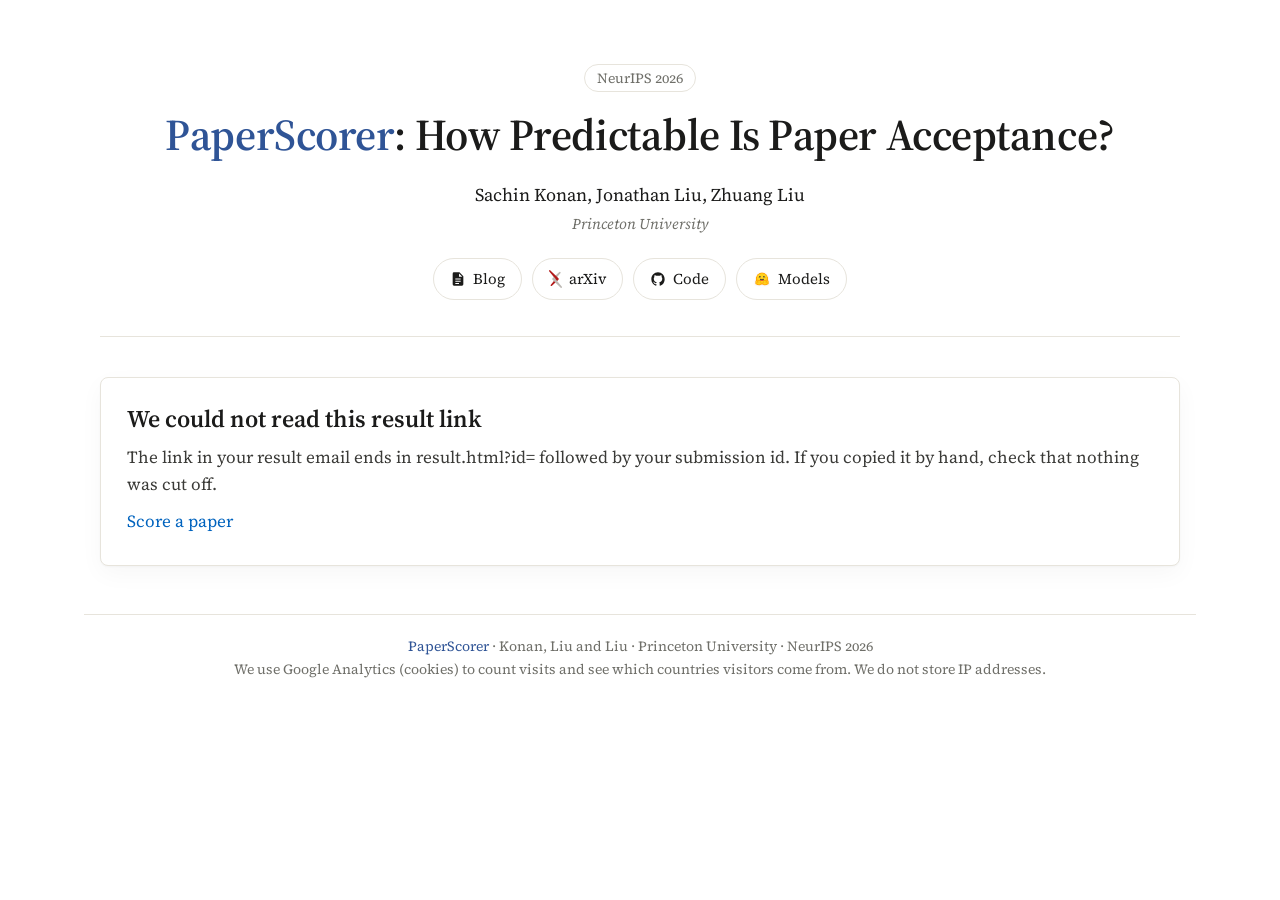
<file: result.html>
<!doctype html>
<html lang="en">
<head>
  <meta charset="utf-8">
  <meta name="viewport" content="width=device-width, initial-scale=1">
  <title>PaperScorer: Your Result</title>
  <link rel="icon" type="image/png" sizes="32x32" href="[data-uri]">
  <link rel="icon" type="image/svg+xml" href="data:image/svg+xml,%3Csvg%20xmlns=%22http://www.w3.org/2000/svg%22%20viewBox=%220%200%2064%2064%22%3E%3Crect%20width=%2264%22%20height=%2264%22%20rx=%2213%22%20fill=%22%232F5496%22/%3E%3Ctext%20x=%2232%22%20y=%2250.5%22%20text-anchor=%22middle%22%20font-family=%22Palatino%20Linotype,%20Book%20Antiqua,%20Palatino,%20URW%20Palladio%20L,%20Georgia,%20serif%22%20font-size=%2252%22%20font-weight=%22700%22%20fill=%22%23ffffff%22%3EP%3C/text%3E%3C/svg%3E">
  <link rel="apple-touch-icon" sizes="180x180" href="[data-uri]">
  <meta name="description" content="Your PaperScorer result: the predicted chance of acceptance, how reliable that chance is on the natural-rate test set, and test papers scored alike.">
  <meta name="color-scheme" content="light">
  <meta name="robots" content="noindex">
  <link rel="preconnect" href="https://fonts.googleapis.com">
  <link rel="preconnect" href="https://fonts.gstatic.com" crossorigin>
  <link rel="stylesheet" href="https://fonts.googleapis.com/css2?family=Inconsolata:wght@400;600&family=Source+Serif+4:ital,opsz,wght@0,8..60,400;0,8..60,600;1,8..60,400&display=swap">
  <link rel="stylesheet" href="./style.css">
  <link rel="stylesheet" href="./result.css">
  <script type="module" src="./result.js"></script>
</head>
<body>
  <header class="hero">
    <p class="venue">NeurIPS 2026</p>
    <h1><span class="brand">PaperScorer</span>: How Predictable Is Paper&nbsp;Acceptance?</h1>
    <p class="authors">Sachin Konan, Jonathan Liu, Zhuang Liu</p>
    <p class="affil">Princeton University</p>
    <nav class="hero-links" aria-label="Project links">
      <a href="https://sachinkonan.github.io/PaperScorer.html">
        <svg viewBox="0 0 24 24" fill="currentColor" fill-rule="evenodd" aria-hidden="true"><path d="M6 2h8.2L20 7.8V20a2 2 0 0 1-2 2H6a2 2 0 0 1-2-2V4a2 2 0 0 1 2-2Zm7.5 1.6V8.5h4.9ZM8 11.2h8v1.6H8Zm0 3.4h8v1.6H8Zm0 3.4h5.5v1.6H8Z"/></svg>
        Blog
      </a>
      <a href="https://arxiv.org/abs/2610.31791">
        <svg xmlns="http://www.w3.org/2000/svg" width="13" height="18" style="display:block" aria-hidden="true" viewBox="0 0 17.732 24.269"><g><path d="M573.549,280.916l2.266,2.738,6.674-7.84c.353-.47.52-.717.353-1.117a1.218,1.218,0,0,0-1.061-.748h0a.953.953,0,0,0-.712.262Z" transform="translate(-566.984 -271.548)" fill="#bdb9b4"></path><path d="M579.525,282.225l-10.606-10.174a1.413,1.413,0,0,0-.834-.5,1.09,1.09,0,0,0-1.027.66c-.167.4-.047.681.319,1.206l8.44,10.242h0l-6.282,7.716a1.336,1.336,0,0,0-.323,1.3,1.114,1.114,0,0,0,1.04.69A.992.992,0,0,0,571,293l8.519-7.92A1.924,1.924,0,0,0,579.525,282.225Z" transform="translate(-566.984 -271.548)" fill="#b31b1b"></path><path d="M584.32,293.912l-8.525-10.275,0,0L573.53,280.9l-1.389,1.254a2.063,2.063,0,0,0,0,2.965l10.812,10.419a.925.925,0,0,0,.742.282,1.039,1.039,0,0,0,.953-.667A1.261,1.261,0,0,0,584.32,293.912Z" transform="translate(-566.984 -271.548)" fill="#bdb9b4"></path></g></svg>
        arXiv
      </a>
      <a href="https://github.com/zlab-princeton/PaperScorer">
        <svg viewBox="0 0 24 24" fill="currentColor" aria-hidden="true"><path d="M12 2C6.48 2 2 6.58 2 12.25c0 4.53 2.86 8.37 6.84 9.73.5.1.68-.22.68-.49v-1.9c-2.78.62-3.37-1.22-3.37-1.22-.45-1.19-1.11-1.51-1.11-1.51-.91-.64.07-.63.07-.63 1 .07 1.53 1.06 1.53 1.06.9 1.57 2.35 1.12 2.92.86.09-.67.35-1.12.63-1.38-2.22-.26-4.55-1.14-4.55-5.06 0-1.12.39-2.03 1.03-2.74-.1-.26-.45-1.31.1-2.71 0 0 .84-.28 2.75 1.04A9.33 9.33 0 0 1 12 6.96c.85 0 1.7.12 2.5.34 1.9-1.32 2.74-1.04 2.74-1.04.55 1.4.2 2.45.1 2.71.64.71 1.03 1.62 1.03 2.74 0 3.93-2.34 4.79-4.57 5.04.36.32.68.95.68 1.92v2.82c0 .27.18.59.69.49A10.07 10.07 0 0 0 22 12.25C22 6.58 17.52 2 12 2Z"></path></svg>
        Code
      </a>
      <a href="https://huggingface.co/collections/zlab-princeton/paperscorer">
        <img src="./hf-logo.png" alt="" width="18" height="18" style="display:block">
        Models
      </a>
    </nav>
  </header>

  <main id="result" aria-live="polite">
    <section id="state-loading" class="intro">
      <p class="lead">Loading your result…</p>
    </section>

    <section id="state-wait" class="card wait-card" hidden>
      <ol class="track" aria-label="Progress">
        <li id="track-received"><span class="track-dot" aria-hidden="true"></span>Received</li>
        <li id="track-scoring"><span class="track-dot" aria-hidden="true"></span>Scoring</li>
        <li id="track-result"><span class="track-dot" aria-hidden="true"></span>Result</li>
      </ol>
      <div class="wait-status">
        <span class="spinner" aria-hidden="true"></span>
        <div class="wait-text">
          <p class="wait-title" id="wait-title"></p>
          <p class="wait-sub" id="wait-ahead" hidden></p>
          <p class="wait-sub" id="wait-busy" hidden>We are processing a large number of papers right now, so this may take longer than usual.</p>
        </div>
      </div>
      <p class="wait-note">This page updates by itself as your paper moves through the queue.</p>
    </section>

    <section id="state-msg" class="card msg-card" hidden>
      <h2 id="msg-title"></h2>
      <p id="msg-body"></p>
      <p><a href="./">Score a paper</a></p>
    </section>

    <div id="state-ok" hidden>
      <section class="you" aria-labelledby="you-hd">
        <div class="you-tab">
          <div class="you-main">
            <h2 id="you-hd">Your paper</h2>
            <p class="you-title" id="you-title" hidden></p>
            <p class="you-pred" id="you-pred"><strong id="you-dec" class="dec"></strong><span class="you-chance" id="you-chance"></span></p>
          </div>
          <div class="fb" id="fb" hidden>
            <p class="fb-q" id="fb-q">Do you agree with this prediction?</p>
            <div class="fb-opts" id="fb-opts" role="group" aria-labelledby="fb-q">
              <label class="fb-opt fb-agree"><input type="checkbox" class="fb-box" value="agree">Agree</label>
              <label class="fb-opt fb-disagree"><input type="checkbox" class="fb-box" value="disagree">Disagree</label>
            </div>
            <p class="fb-status" id="fb-status" role="status"></p>
          </div>
        </div>
        <div class="you-grid" id="you-grid">
          <button type="button" class="you-panel" id="you-panel" aria-label="Enlarge the pages of your paper" hidden>
            <img id="you-img" alt="The pages of your paper that PaperScorer read">
          </button>
        </div>
      </section>

      <section class="calib" aria-labelledby="calib-hd">
        <h2 id="calib-hd">How much to trust that chance</h2>
        <p class="lead">The chart checks PaperScorer's chances against the <strong>natural-rate test set</strong>: held-out papers the model never saw in training, at their real acceptance rate. They are grouped by the chance the model gave them. The solid line shows how many in each group were actually accepted; a perfectly calibrated model would sit on the dashed diagonal. The dotted line is the base rate: PaperScorer leans Accept for papers at or to the right of it.</p>
        <figure class="card chart-card">
          <figcaption class="chart-hd">
            <span class="chart-title">Reliability of <a id="chart-model"></a> on the natural-rate test set</span>
            <span class="chart-legend" aria-hidden="true">
              <span><i class="sw sw-curve"></i>PaperScorer</span>
              <span><i class="sw sw-ideal"></i>Perfectly calibrated</span>
              <span><i class="sw sw-base"></i>Base rate</span>
              <span id="legend-you"><i class="sw sw-you"></i>Your paper</span>
            </span>
          </figcaption>
          <div id="chart" class="chart"></div>
          <p class="chart-sentence" id="chart-sentence"></p>
        </figure>
      </section>

      <section class="examples" id="examples" aria-labelledby="ex-hd" hidden>
        <h2 id="ex-hd"></h2>
        <p class="lead" id="ex-lead"></p>
        <p class="ex-note" id="ex-note" hidden></p>
        <ul class="ex-grid" id="ex-grid"></ul>
      </section>

      <section class="fine result-fine">
        <p>The percentage is PaperScorer's estimated chance that this paper is accepted, at the venue's real acceptance rate. "Leans Accept" means that chance is above the venue's typical rate; "Likely Accept" means it is 50% or higher. PaperScorer reads only the first 15 pages.</p>
        <p><a class="again" href="./">Score another paper</a></p>
      </section>
    </div>
  </main>

  <dialog id="lightbox" class="lightbox" aria-label="Enlarged page panel">
    <div class="lb-bar">
      <p id="lb-cap" class="lb-cap"></p>
      <form method="dialog" class="lb-close-form"><button class="lb-close" aria-label="Close">×</button></form>
    </div>
    <img id="lb-img" alt="">
  </dialog>

  <footer>
    <p><span class="brand">PaperScorer</span> · Konan, Liu and Liu · Princeton University · NeurIPS 2026</p>
    <p class="mute">We use Google Analytics (cookies) to count visits and see which countries visitors come from. We do not store IP addresses.</p>
  </footer>
</body>
</html>
</file>
<file: style.css>
/* PaperScorer submission page. Design tokens follow the PaperScorer blog. */
:root {
  --serif: "Palatino Linotype", "Book Antiqua", Palatino, "URW Palladio L", "Source Serif 4", Georgia, serif;
  --mono: "Inconsolata", "SFMono-Regular", Consolas, monospace;
  --paper: #ffffff;
  --ink: #1b1b1a;
  --ink-soft: #3a3a37;
  --ink-mute: #6f6f69;
  --ink-faint: #9b9b93;
  --rule: #e7e4dc;
  --rule-soft: #efece5;
  --pl-blue: #2F5496;
  --pl-blue-deep: #233f70;
  --pl-link: #0063BE;
  --pl-row-hi: #CDDFF5;
  --pl-green: #006400;
  --pl-green-bg: #e8f3e8;
  --pl-red: #AA0000;
  --pl-red-bg: #fbeaea;
  --pl-takeaway-bg: #F8FBFF;
  --pl-takeaway-hd: #D9E7FF;
  --maxw: 1080px;
  --colw: calc(var(--maxw) + 32px);  /* blog's 1080px content column + 16px side padding */
  --radius: 8px;
  color-scheme: light;
}

* { box-sizing: border-box; }
[hidden] { display: none !important; }

html { -webkit-text-size-adjust: 100%; }

body {
  margin: 0;
  background: var(--paper);
  color: var(--ink);
  font-family: var(--serif);
  font-size: 17px;
  line-height: 1.6;
  font-feature-settings: "kern", "liga", "onum";
  -webkit-font-smoothing: antialiased;
}

a { color: var(--pl-link); text-decoration: none; }
a:hover { text-decoration: underline; text-underline-offset: 2px; }

code {
  font-family: var(--mono);
  font-size: 0.92em;
  color: var(--ink-soft);
  overflow-wrap: anywhere;
}

h1, h2, h3 { color: var(--ink); font-weight: 600; }
.brand { color: var(--pl-blue); }

:focus-visible { outline: 2px solid var(--pl-blue); outline-offset: 2px; }

/* Hero */

.hero {
  max-width: var(--maxw);
  margin: 0 auto;
  padding: 64px 16px 36px;
  text-align: center;
  border-bottom: 1px solid var(--rule);
}

.venue {
  display: inline-block;
  margin: 0 0 18px;
  padding: 2px 12px;
  border: 1px solid var(--rule);
  border-radius: 999px;
  font-size: 14px;
  color: var(--ink-mute);
}

.hero h1 {
  max-width: var(--maxw);
  margin: 0 auto;
  font-size: clamp(30px, 5vw, 44px);
  line-height: 1.15;
  letter-spacing: -0.01em;
  text-wrap: balance;
}

.authors { margin: 20px 0 0; font-size: 18px; color: var(--ink); }
.affil { margin: 2px 0 0; font-style: italic; font-size: 15px; color: var(--ink-mute); }

/* Link tiles, copied from the blog's hero */
.hero-links { display: flex; gap: 10px; justify-content: center; flex-wrap: wrap; margin-top: 22px; }
.hero-links a { display: inline-flex; align-items: center; gap: 7px; font-family: var(--serif); font-size: 15px; color: var(--ink); text-decoration: none; padding: 8px 16px; border: 1px solid var(--rule); border-radius: 100px; background: #fff; transition: 0.15s; }
.hero-links a:hover { border-color: var(--pl-blue); color: var(--pl-blue); }
.hero-links a svg { width: 16px; height: 16px; }
.hero-links a svg[width="13"] { width: 13px; height: 18px; }

/* Main column */

main {
  max-width: var(--colw);
  margin: 0 auto;
  padding: 40px 16px 24px;
}

.intro h2 { margin: 0 0 8px; font-size: 26px; line-height: 1.25; }
.lead { margin: 0 0 24px; color: var(--ink-soft); }

/* Callout, as in the blog's takeaway boxes */

.callout {
  margin: 0 0 24px;
  background: var(--pl-takeaway-bg);
  border: 1px solid var(--pl-takeaway-hd);
  border-radius: var(--radius);
  overflow: hidden;
}
.callout-hd {
  padding: 8px 18px;
  background: var(--pl-takeaway-hd);
  color: var(--pl-blue-deep);
  font-weight: 600;
  font-size: 15px;
}
.steps {
  list-style: none;
  margin: 0;
  padding: 14px 18px 16px;
  display: grid;
  gap: 10px;
  font-size: 15px;
  line-height: 1.55;
  color: var(--ink-soft);
}
.steps li { display: grid; grid-template-columns: 24px 1fr; gap: 10px; align-items: start; }
.steps code { font-size: 14px; white-space: nowrap; }
.step-n {
  display: inline-grid;
  place-items: center;
  width: 22px;
  height: 22px;
  margin-top: 1px;
  border-radius: 50%;
  background: var(--paper);
  border: 1px solid var(--pl-row-hi);
  color: var(--pl-blue);
  font-family: var(--mono);
  font-size: 13px;
  font-weight: 600;
  line-height: 1;
}

/* Degraded-service banner */

.banner {
  display: flex;
  gap: 10px;
  align-items: baseline;
  margin: 0 0 24px;
  padding: 10px 16px;
  border: 1px solid var(--pl-takeaway-hd);
  border-left: 3px solid var(--pl-blue);
  border-radius: var(--radius);
  background: var(--pl-takeaway-bg);
  font-size: 15px;
  color: var(--ink-soft);
}
.banner strong { color: var(--ink); font-weight: 600; }
.banner-dot {
  flex: none;
  width: 8px;
  height: 8px;
  border-radius: 50%;
  background: var(--pl-blue);
  transform: translateY(-1px);
}

/* Form card */

.card {
  border: 1px solid var(--rule);
  border-radius: var(--radius);
  padding: 26px 26px 20px;
  background: var(--paper);
  box-shadow: 0 1px 2px rgba(27, 27, 26, 0.03), 0 8px 24px rgba(27, 27, 26, 0.035);
}

form { display: flex; flex-direction: column; gap: 22px; }

.field { display: flex; flex-direction: column; gap: 7px; min-width: 0; }

label, .label, legend {
  font-size: 15px;
  font-weight: 600;
  color: var(--ink);
}

.hint { margin: 0; font-size: 14px; line-height: 1.45; color: var(--ink-mute); }
.hint code { font-size: 13.5px; color: var(--pl-blue-deep); }
a code, .hint a code { color: var(--pl-link); }  /* model names link to their Hugging Face pages */

input[type="email"], select {
  width: 100%;
  min-width: 0;
  font: inherit;
  font-size: 16px;
  color: var(--ink);
  background: var(--paper);
  border: 1px solid var(--rule);
  border-radius: 6px;
  padding: 10px 12px;
  transition: border-color 0.15s, box-shadow 0.15s;
}
input[type="email"]::placeholder { color: var(--ink-faint); }
input[type="email"]:hover, select:hover { border-color: #d6d2c6; }
input[type="email"]:focus, select:focus {
  outline: none;
  border-color: var(--pl-blue);
  box-shadow: 0 0 0 3px rgba(47, 84, 150, 0.12);
}

.select-wrap { position: relative; }
.select-wrap::after {
  content: "";
  position: absolute;
  right: 15px;
  top: 50%;
  width: 7px;
  height: 7px;
  border-right: 1.5px solid var(--ink-mute);
  border-bottom: 1.5px solid var(--ink-mute);
  transform: translateY(-70%) rotate(45deg);
  pointer-events: none;
}
select { appearance: none; -webkit-appearance: none; padding-right: 36px; cursor: pointer; }
select:invalid { color: var(--ink-faint); }
select option { color: var(--ink); }

[aria-invalid="true"] { border-color: var(--pl-red) !important; }
input[type="email"][aria-invalid="true"]:focus, select[aria-invalid="true"]:focus { box-shadow: 0 0 0 3px rgba(170, 0, 0, 0.1); }

/* Drop zone */

.drop {
  position: relative;
  display: flex;
  align-items: center;
  gap: 14px;
  padding: 18px 18px;
  border: 1.5px dashed #d6d2c6;
  border-radius: var(--radius);
  background: #fdfcfa;
  cursor: pointer;
  font-weight: 400;
  transition: border-color 0.15s, background 0.15s;
}
.drop input {
  position: absolute;
  width: 1px;
  height: 1px;
  opacity: 0;
  pointer-events: none;
}
.drop:hover, .drop.dragging { border-color: var(--pl-blue); background: var(--pl-takeaway-bg); }
.drop:focus-within { border-color: var(--pl-blue); box-shadow: 0 0 0 3px rgba(47, 84, 150, 0.12); }
.drop.dragging { border-style: solid; }
.drop-icon { flex: none; width: 34px; height: 34px; color: var(--pl-blue); }
.drop-check { display: none; }
.drop-text { display: flex; flex-direction: column; min-width: 0; }
.drop-main { font-size: 16px; color: var(--ink); overflow-wrap: anywhere; }
.drop-sub { font-size: 14px; color: var(--ink-mute); }
.drop-sub .num { font-family: var(--mono); font-size: 14.5px; color: var(--ink-soft); }

.drop.has-file { border-style: solid; border-color: #b9d7b9; background: var(--pl-green-bg); }
.drop.has-file .drop-icon { color: var(--pl-green); }
.drop.has-file .drop-mark { display: none; }
.drop.has-file .drop-check { display: inline; }
.drop.has-file .drop-main { font-weight: 600; }

.drop.is-busy .drop-icon { opacity: 0.5; }

.drop.bad, .drop[aria-invalid="true"] { border-color: var(--pl-red); background: var(--pl-red-bg); }
.drop.bad .drop-icon { color: var(--pl-red); }

.note {
  margin: 2px 0 0;
  padding: 8px 12px;
  border-radius: 6px;
  background: var(--pl-takeaway-bg);
  border: 1px solid var(--pl-takeaway-hd);
  font-size: 14px;
  color: var(--ink-soft);
}

/* Checkboxes */

.checks { margin: 0; padding: 0; border: 0; display: flex; flex-direction: column; gap: 8px; min-width: 0; }
.checks legend { padding: 0; margin-bottom: 8px; }
label.check {
  display: flex;
  gap: 10px;
  align-items: flex-start;
  font-weight: 400;
  font-size: 15px;
  color: var(--ink-soft);
  cursor: pointer;
}
label.check input {
  flex: none;
  width: 16px;
  height: 16px;
  margin: 4px 0 0;
  accent-color: var(--pl-blue);
  cursor: pointer;
}
label.check.is-invalid span { color: var(--pl-red); }

/* Buttons and progress */

.actions { display: flex; align-items: center; gap: 16px; flex-wrap: wrap; }

button {
  font-family: var(--serif);
  font-size: 16px;
  font-weight: 600;
  color: #fff;
  background: var(--pl-blue);
  border: 1px solid var(--pl-blue);
  border-radius: 6px;
  padding: 10px 26px;
  cursor: pointer;
  transition: background 0.15s, border-color 0.15s;
}
button:hover:not(:disabled) { background: var(--pl-blue-deep); border-color: var(--pl-blue-deep); }
button:disabled { opacity: 0.5; cursor: default; }
button.secondary { color: var(--pl-blue); background: var(--paper); border-color: var(--pl-row-hi); }
button.secondary:hover:not(:disabled) { background: var(--pl-takeaway-bg); border-color: var(--pl-blue); }

progress {
  flex: 1 1 160px;
  height: 6px;
  border: 0;
  border-radius: 999px;
  overflow: hidden;
  background: var(--rule-soft);
  appearance: none;
  -webkit-appearance: none;
}
progress::-webkit-progress-bar { background: var(--rule-soft); border-radius: 999px; }
progress::-webkit-progress-value { background: var(--pl-blue); border-radius: 999px; transition: width 0.2s; }
progress::-moz-progress-bar { background: var(--pl-blue); border-radius: 999px; }

.message { min-height: 1.5em; margin: -8px 0 0; font-size: 15px; color: var(--ink-mute); }
.message:empty { min-height: 0; margin: 0; }
.message.error {
  padding: 8px 12px;
  border-radius: 6px;
  background: var(--pl-red-bg);
  color: var(--pl-red);
}

/* Done */

.pill {
  display: inline-flex;
  align-items: center;
  gap: 6px;
  padding: 2px 11px;
  border-radius: 999px;
  font-size: 14px;
  font-weight: 600;
}
.pill-ok { color: var(--pl-green); background: var(--pl-green-bg); }
.pill-ok::before { content: "✓"; font-weight: 600; }

.done h2 { margin: 14px 0 8px; font-size: 24px; line-height: 1.25; }
.done p { margin: 0 0 10px; color: var(--ink-soft); }
.done p strong { color: var(--ink); font-weight: 600; overflow-wrap: anywhere; }
.done .mute { font-size: 15px; color: var(--ink-mute); }
.done code { font-size: 14.5px; color: var(--ink-soft); }
.done button { margin-top: 10px; }

/* Result link: the prominent element of the confirmation. */
.result-link {
  margin: 4px 0 18px;
  padding: 14px 16px 12px;
  border: 1px solid var(--pl-takeaway-hd);
  border-left: 3px solid var(--pl-blue);
  border-radius: var(--radius);
  background: var(--pl-takeaway-bg);
}
.result-link .label { display: block; margin: 0 0 6px; color: var(--pl-blue-deep); }
.link-row { display: flex; flex-wrap: wrap; align-items: stretch; gap: 8px; }
.link-url {
  flex: 1 1 260px;  /* on a phone the Copy button wraps below the link */
  min-width: 0;
  display: flex;
  align-items: center;
  padding: 8px 12px;
  border: 1px solid var(--pl-row-hi);
  border-radius: 6px;
  background: var(--paper);
  font-family: var(--mono);
  font-size: 16px;
  line-height: 1.35;
  overflow-wrap: anywhere;
}
.done .copy-btn {
  flex: none;
  display: inline-flex;
  align-items: center;
  gap: 6px;
  margin: 0;
  padding: 8px 14px;
  font-size: 15px;
}
.copy-btn svg { width: 17px; height: 17px; }
.copy-btn .i-check { display: none; }
.copy-btn.is-copied { color: var(--pl-green); border-color: #b9d7b9; background: var(--pl-green-bg); }
.copy-btn.is-copied:hover:not(:disabled) { background: var(--pl-green-bg); border-color: #b9d7b9; }
.copy-btn.is-copied .i-copy { display: none; }
.copy-btn.is-copied .i-check { display: inline; }
.result-link .hint { margin-top: 8px; font-size: 14.5px; color: var(--ink-soft); }

/* Fine print */

.fine { margin: 36px 0 0; }
.fine h3 { margin: 0 0 8px; font-size: 18px; }
.fine ul { margin: 0; padding-left: 20px; color: var(--ink-soft); font-size: 15px; line-height: 1.6; }
.fine li { margin: 0 0 4px; }
.fine li::marker { color: var(--ink-faint); }

footer {
  max-width: var(--colw);
  margin: 24px auto 0;
  padding: 20px 16px 48px;
  border-top: 1px solid var(--rule);
  text-align: center;
  font-size: 14px;
  color: var(--ink-mute);
}
footer p { margin: 0; }

@media (max-width: 560px) {
  body { font-size: 16px; }
  .hero { padding: 40px 16px 28px; }
  .authors { font-size: 17px; }
  main { padding-top: 28px; }
  .intro h2 { font-size: 23px; }
  .card { padding: 20px 16px 16px; }
  .callout-hd { padding: 8px 14px; }
  .steps { padding: 12px 14px 14px; }
  .drop { padding: 16px 14px; }
  /* Four tiles sit as a 2 by 2 grid instead of 3 + 1. */
  .hero-links { display: grid; grid-template-columns: repeat(2, minmax(0, 148px)); justify-content: center; }
  .hero-links a { justify-content: center; }
  .steps code { white-space: normal; }
  .actions button { flex: 1 1 100%; }
  .result-link { padding: 12px 12px 10px; }
  .link-url { font-size: 15px; padding: 8px 10px; }
  .done .copy-btn { padding: 8px 11px; }
}

/* Examples of good papers: scored papers placed on a calibrated acceptance-probability axis. */
    .ex-line { position: relative; margin: 8px 0 0; }
    .ex-axis { position: absolute; left: 0; right: 0; height: 2px; background: var(--ink-soft); }
    .ex-tick { position: absolute; width: 1px; height: 10px; background: var(--ink-soft); transform: translateX(-0.5px); }
    .ex-tick-lab { position: absolute; transform: translateX(-50%); font-size: 13px; color: var(--ink-mute); font-feature-settings: "lnum"; white-space: nowrap; }
    .ex-axis-title { position: absolute; left: 50%; transform: translateX(-50%); font-size: 14px; color: var(--ink-soft); white-space: nowrap; }
    .ex-axis-title-top { font-size: 15.5px; font-weight: 600; color: var(--ink-soft); }
    .ex-stem { position: absolute; width: 1px; background: #b9c7de; }
    .ex-dot { position: absolute; width: 10px; height: 10px; margin: -4px 0 0 -5px; border-radius: 50%; background: var(--pl-blue); box-shadow: 0 0 0 3px #fff; }
    .ex-card {
      position: absolute; width: var(--cw); padding: 0; border: 1px solid var(--rule); border-radius: 6px;
      background: #fff; overflow: hidden; cursor: zoom-in; text-align: left; font: inherit;
      transition: border-color .15s, box-shadow .15s, transform .15s;
    }
    .ex-card:hover { border-color: var(--pl-blue); box-shadow: 0 6px 18px rgba(27,27,26,.12); transform: translateY(-2px); z-index: 2; }
    .ex-card img { display: block; width: 100%; height: auto; background: #eeece6; }
    .ex-card .meta { display: block; padding: 5px 6px 6px; }
    .ex-card .t { display: block; font-size: 12.5px; line-height: 1.3; color: var(--ink); font-weight: 600; white-space: normal; overflow: hidden; display: -webkit-box; -webkit-line-clamp: 2; -webkit-box-orient: vertical; min-height: 2.6em; }
    .ex-card .s { display: block; white-space: nowrap; margin-top: 1px; font-size: 11px; color: var(--ink-mute); font-feature-settings: "lnum"; }
    .ex-card .s b { font-weight: 600; }
    .ex-card .s b.acc { color: var(--pl-green); }
    .ex-card .s b.rej { color: var(--pl-red); }
    .ex-card .a, .ex-list .a { display: block; margin-top: 1px; font-size: 11px; color: var(--ink-mute); }
    .ex-list .s b.acc { color: var(--pl-green); } .ex-list .s b.rej { color: var(--pl-red); }
    .ex-card .a b, .ex-list .a b { font-weight: 700; }
    .ex-card .a b.yes, .ex-list .a b.yes { color: var(--pl-green); }
    .ex-card .a b.no, .ex-list .a b.no { color: var(--pl-red); }
    .ex-thresh-lab { position: absolute; transform: translateX(-50%); font-size: 13px; font-style: italic; color: var(--ink-mute); white-space: nowrap; text-decoration: underline; text-underline-offset: 3px; }
    .ex-side { position: absolute; font-size: 12.5px; color: var(--ink-mute); white-space: nowrap; }
    .ex-list { display: none; list-style: none; margin: 0; padding: 0; }
    @media (max-width: 700px) {
      .ex-line { display: none; }
      .ex-list { display: grid; gap: 12px; }
      .ex-list li { border: 1px solid var(--rule); border-radius: 6px; overflow: hidden; background: #fff; }
      .ex-list img { display: block; width: 100%; height: auto; }
      .ex-list .meta { padding: 8px 10px 10px; }
      .ex-list .bar { height: 6px; margin-top: 6px; border-radius: 3px; background: #eeece6; overflow: hidden; }
      .ex-list .bar i { display: block; height: 100%; background: var(--pl-blue); }
    }
    dialog.lb { max-width: min(1200px, 94vw); padding: 0; border: none; border-radius: 8px; }
    dialog.lb img { display: block; width: 100%; height: auto; }
    dialog.lb p { margin: 0; padding: 10px 14px; font-size: 15px; }
    dialog.lb::backdrop { background: rgba(27,27,26,.55); }
</file>
<file: result.css>
/* Result page (result.html). Builds on style.css tokens. */

#state-ok > section { margin: 0 0 44px; }
#state-ok h2 { margin: 0 0 12px; font-size: 26px; line-height: 1.25; }
.lead strong { color: var(--ink); font-weight: 600; }

/* Your paper: one blue tab with the prediction, then the panel the model read. */

.you-tab {
  display: flex;
  flex-wrap: wrap;
  align-items: center;
  justify-content: space-between;
  gap: 12px 28px;
  padding: 14px 20px 16px;
  border: 1px solid var(--pl-takeaway-hd);
  border-radius: var(--radius) var(--radius) 0 0;
  background: var(--pl-takeaway-hd);
}
.you-main { display: flex; flex-direction: column; align-items: flex-start; gap: 4px; flex: 1 1 420px; min-width: 0; }
#state-ok .you-tab h2 { margin: 0; font-size: 24px; color: var(--pl-blue-deep); }
.you-title { margin: 2px 0 2px; font-size: 19px; font-weight: 600; line-height: 1.3; color: var(--ink); }
/* "Leans Accept - 45% chance of acceptance (ICLR accepts ~31%)": one line of text that wraps. */
.you-pred { margin: 0; font-size: 17px; line-height: 1.5; color: var(--ink-soft); font-feature-settings: "lnum"; }
.you-pred strong { font-size: 28px; line-height: 1.15; font-weight: 600; }
.you-pct { font-size: 20px; font-weight: 600; color: var(--ink); }
.you-grid, .you-grid.is-tall { display: block; }
.you-panel {
  display: block;
  width: 100%;
  padding: 0;
  border: 1px solid var(--pl-takeaway-hd);
  border-top: none;
  border-radius: 0 0 var(--radius) var(--radius);
  background: #fff;
  overflow: hidden;
  cursor: zoom-in;
  transition: border-color 0.15s, box-shadow 0.15s;
}
.you-panel:hover:not(:disabled) { background: #fff; border-color: var(--pl-blue); box-shadow: 0 4px 16px rgba(27, 27, 26, 0.08); }
.you-panel img { display: block; width: 100%; height: auto; background: #faf9f6; }
.you:has(.you-panel[hidden]) .you-tab { border-radius: var(--radius); }
.dec-accept { color: var(--pl-green); }
.dec-reject { color: var(--pl-red); }

/* Reliability diagram */

.chart-card { margin: 0; padding: 20px 22px 18px; }
.chart-hd { display: flex; flex-wrap: wrap; justify-content: space-between; align-items: baseline; gap: 6px 18px; margin: 0 0 6px; }
.chart-title { font-size: 17px; font-weight: 600; color: var(--ink); }
.chart-legend { display: flex; flex-wrap: wrap; gap: 4px 16px; font-size: 14px; color: var(--ink-mute); }
.chart-legend > span { display: inline-flex; align-items: center; gap: 6px; }
.sw { display: inline-block; flex: none; }
.sw-curve { width: 16px; height: 0; border-top: 2.5px solid var(--pl-blue); }
.sw-ideal { width: 16px; height: 0; border-top: 2px dashed var(--ink-mute); }
.sw-you { width: 0; height: 14px; border-left: 2px dashed var(--pl-red); }
.sw-base { width: 0; height: 14px; border-left: 2px dotted var(--ink-soft); }

.chart { width: 100%; }
.chart svg { display: block; font-family: var(--serif); overflow: visible; }
.chart .grid { stroke: var(--rule-soft); stroke-width: 1; }
.chart .ax { stroke: #cfcabd; stroke-width: 1; }
.chart .tick { font-size: 13px; fill: var(--ink-mute); font-feature-settings: "lnum"; }
.chart .axis-title { font-size: 14px; fill: var(--ink-soft); paint-order: stroke; stroke: #fff; stroke-width: 4px; stroke-linejoin: round; }
.chart .bar { fill: var(--pl-row-hi); }
.chart .bar-you { fill: var(--pl-blue); }
.chart .cbar { fill: #e6e3da; }
.chart .cbar-you { fill: #9db4d8; }
.chart .ideal { stroke: var(--ink-mute); stroke-width: 1.6; stroke-dasharray: 6 5; }
.chart .curve { fill: none; stroke: var(--pl-blue); stroke-width: 2.5; stroke-linejoin: round; }
.chart .pt { fill: #fff; stroke: var(--pl-blue); stroke-width: 2; }
.chart .pt-you { fill: var(--pl-blue); }
.chart-row { display: flex; gap: 28px; }
.chart-row.stacked { flex-direction: column; gap: 18px; }
.chart .val { font-size: 13px; fill: var(--ink-soft); font-feature-settings: "lnum"; paint-order: stroke; stroke: #fff; stroke-width: 4px; stroke-linejoin: round; }
.chart .val-you { fill: var(--pl-blue-deep); font-weight: 600; }
.chart .you-line { stroke: var(--pl-red); stroke-width: 1.6; stroke-dasharray: 5 4; }
.chart .you-dot { fill: var(--pl-red); }
.chart .you-label { font-size: 14px; font-weight: 600; fill: var(--pl-red); }
.chart .base-line { stroke: var(--ink-soft); stroke-width: 1.6; stroke-dasharray: 1.6 3.4; stroke-linecap: round; }
.chart .base-label { font-size: 13px; fill: var(--ink-soft); paint-order: stroke; stroke: #fff; stroke-width: 4px; stroke-linejoin: round; }

.chart-sentence { margin: 12px 0 0; font-size: 16px; line-height: 1.55; color: var(--ink-soft); }

/* Example papers */

.examples .lead { margin-bottom: 22px; }
.ex-note {
  margin: -8px 0 22px;
  padding: 8px 14px;
  border-left: 3px solid var(--pl-row-hi);
  background: #faf9f6;
  font-size: 15px;
  color: var(--ink-soft);
}
.ex-grid {
  list-style: none;
  margin: 0;
  padding: 0;
  display: grid;
  grid-template-columns: repeat(2, minmax(0, 1fr));
  gap: 26px 24px;
}
.ex { min-width: 0; }
.ex-img {
  display: block;
  width: 100%;
  padding: 0;
  border: 1px solid var(--rule);
  border-radius: 6px;
  background: #fff;
  overflow: hidden;
  cursor: zoom-in;
  transition: border-color 0.15s, box-shadow 0.15s;
}
.ex-img:hover:not(:disabled) { background: #fff; border-color: var(--pl-blue); box-shadow: 0 4px 16px rgba(27, 27, 26, 0.08); }
.ex-img img { display: block; width: 100%; height: auto; aspect-ratio: 1200 / 762; object-fit: cover; object-position: top; background: #faf9f6; }
.ex-title { margin: 9px 0 0; font-size: 16px; line-height: 1.4; color: var(--ink); }
.ex-venue { margin: 2px 0 0; font-size: 14px; font-style: italic; color: var(--ink-mute); }

#state-ok > .result-fine { margin: 36px 0 0; padding-top: 18px; border-top: 1px solid var(--rule); font-size: 15px; color: var(--ink-mute); }
.result-fine p { margin: 0 0 8px; }
.again { font-size: 16px; font-weight: 600; }

/* Bad link, missing result, service down */

.msg-card h2 { margin: 0 0 10px; font-size: 24px; line-height: 1.25; }
.msg-card p { margin: 0 0 10px; color: var(--ink-soft); }

/* Waiting for a result: progress/{sid} drives the steps and the status line. */

.wait-card { padding: 22px 26px 18px; }
.track {
  list-style: none;
  display: flex;
  gap: 0;
  margin: 0 0 20px;
  padding: 0;
  font-size: 14px;
  color: var(--ink-faint);
}
/* [dot Received] [line, dot Scoring] [line, dot Result]: the lines take the free space. */
.track li { flex: 1 1 0; display: flex; align-items: center; gap: 8px; min-width: 0; white-space: nowrap; }
.track li:first-child { flex: none; }
.track li + li::before {
  content: "";
  flex: 1 1 auto;
  min-width: 14px;
  height: 1px;
  margin-left: 12px;
  background: var(--rule);
}
.track-dot {
  flex: none;
  width: 18px;
  height: 18px;
  border-radius: 50%;
  border: 1.5px solid var(--rule);
  background: var(--paper);
}
.track li.is-done { color: var(--ink-soft); }
.track li.is-done .track-dot {
  border-color: var(--pl-blue);
  background: var(--pl-blue) url("data:image/svg+xml,%3Csvg xmlns='http://www.w3.org/2000/svg' viewBox='0 0 24 24'%3E%3Cpath d='M6 12.5l4 4 8-9' fill='none' stroke='%23fff' stroke-width='2.6' stroke-linecap='round' stroke-linejoin='round'/%3E%3C/svg%3E") center / 14px no-repeat;
}
.track li.is-done + li::before { background: var(--pl-blue); }
.track li.is-now { color: var(--pl-blue-deep); font-weight: 600; }
.track li.is-now .track-dot { border-color: var(--pl-blue); box-shadow: inset 0 0 0 4px var(--pl-takeaway-hd); }

.wait-status { display: flex; align-items: flex-start; gap: 14px; }
.spinner {
  flex: none;
  width: 22px;
  height: 22px;
  margin-top: 3px;
  border-radius: 50%;
  border: 2px solid var(--pl-takeaway-hd);
  border-top-color: var(--pl-blue);
  animation: spin 0.9s linear infinite;
}
@keyframes spin { to { transform: rotate(360deg); } }
@media (prefers-reduced-motion: reduce) { .spinner { animation-duration: 2.4s; } }
.wait-text { min-width: 0; }
.wait-title { margin: 0; font-size: 20px; font-weight: 600; line-height: 1.35; color: var(--ink); }
.wait-sub { margin: 4px 0 0; color: var(--ink-soft); font-feature-settings: "lnum"; }
.wait-note { margin: 16px 0 0; padding-top: 12px; border-top: 1px solid var(--rule-soft); font-size: 14.5px; color: var(--ink-mute); }

/* Lightbox. Tall panels (the user's own pages) scroll inside it at full width. */

.lightbox {
  width: min(96vw, 1240px);
  max-width: none;
  max-height: 94vh;
  padding: 0 14px 14px;
  border: 0;
  border-radius: var(--radius);
  background: #fff;
  box-shadow: 0 12px 48px rgba(0, 0, 0, 0.25);
  overflow: auto;
}
.lightbox::backdrop { background: rgba(27, 27, 26, 0.6); }
.lb-bar {
  position: sticky;
  top: 0;
  z-index: 1;
  display: flex;
  align-items: center;
  gap: 12px;
  padding: 10px 0 8px;
  background: #fff;
}
.lb-cap { flex: 1; margin: 0; font-size: 15px; color: var(--ink-soft); }
.lightbox img { display: block; width: 100%; height: auto; max-height: calc(94vh - 70px); object-fit: contain; }
.lightbox.is-tall { width: min(96vw, 1000px); }
.lightbox.is-tall img { max-height: none; }
.lb-close-form { margin: 0; display: block; flex: none; }
.lb-close {
  width: 34px;
  height: 34px;
  padding: 0;
  border-radius: 50%;
  font-size: 22px;
  line-height: 1;
  color: var(--ink-soft);
  background: #fff;
  border: 1px solid var(--rule);
}
.lb-close:hover:not(:disabled) { color: var(--pl-blue); background: #fff; border-color: var(--pl-blue); }

@media (max-width: 720px) {
}

@media (max-width: 560px) {
  #state-ok h2 { font-size: 23px; }
  .chart-card { padding: 16px 12px 14px; }
  .you-tab { padding: 12px 14px; }
  .you-pred strong { font-size: 24px; }
  .you-pred { font-size: 16px; }
  .you-pct { font-size: 18px; }
  .chart-title { font-size: 16px; }
  .chart-sentence { font-size: 15px; }
  .ex-grid { grid-template-columns: minmax(0, 1fr); gap: 22px; }
  .wait-card { padding: 18px 16px 14px; }
  .track { font-size: 13.5px; gap: 0; }
  .track li { gap: 6px; }
  .track li + li::before { margin-left: 8px; }
  .wait-title { font-size: 18px; }
  .lightbox, .lightbox.is-tall { width: 100vw; padding: 0 8px 8px; }
}

/* Feedback in the "Your paper" bar: one click on Agree / Disagree saves it; the other one changes it. */

.fb { flex: 0 0 auto; display: flex; flex-direction: column; align-items: flex-start; gap: 8px; }
.fb-q { margin: 0; font-size: 16px; font-weight: 600; color: var(--pl-blue-deep); }
.fb-opts { display: flex; gap: 10px; }
.fb-opt {
  display: inline-flex;
  align-items: center;
  gap: 9px;
  padding: 8px 16px 8px 12px;
  font-size: 16px;
  font-weight: 600;
  color: var(--ink);
  background: #fff;
  border: 1.5px solid #c3d4f0;
  border-radius: 6px;
  cursor: pointer;
  user-select: none;
  transition: border-color 0.15s, background 0.15s, color 0.15s;
}
.fb-opt:hover { border-color: var(--pl-blue); }
.fb-opt input { width: 18px; height: 18px; margin: 0; cursor: pointer; }
.fb-agree input { accent-color: var(--pl-green); }
.fb-disagree input { accent-color: var(--pl-red); }
.fb-agree:has(input:checked) { color: var(--pl-green); background: var(--pl-green-bg); border-color: var(--pl-green); }
.fb-disagree:has(input:checked) { color: var(--pl-red); background: var(--pl-red-bg); border-color: var(--pl-red); }
.fb-opt:has(input:disabled) { cursor: default; opacity: 0.7; }
.fb-status { margin: 0; min-height: 1.4em; font-size: 14px; color: var(--ink-mute); }
.fb-status.is-error { color: var(--pl-red); }

@media (max-width: 560px) {
  .fb { flex: 1 1 100%; }
  .fb-opts { width: 100%; }
  .fb-opt { flex: 1 1 0; justify-content: center; }
}
</file>
